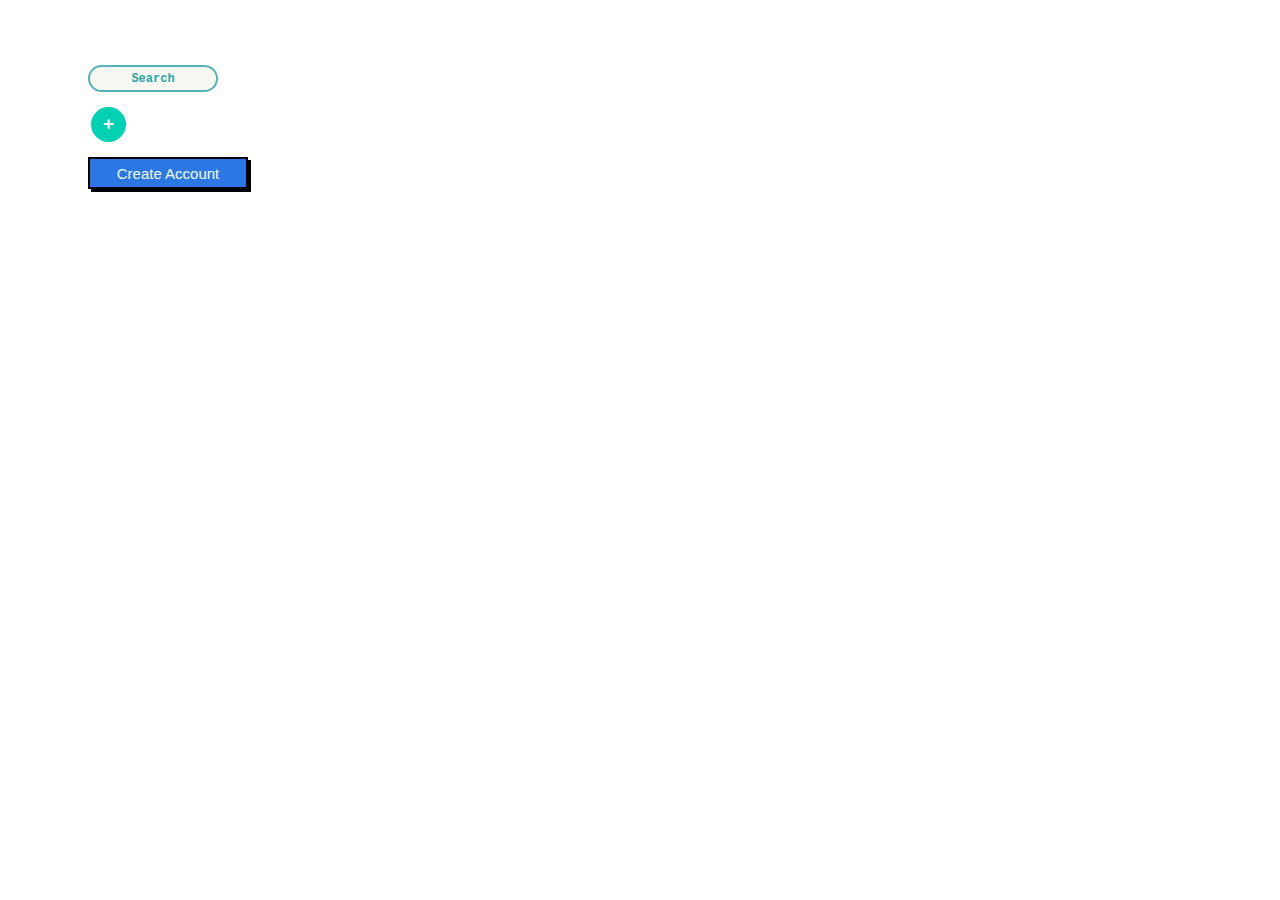
<file: CSS/box_model/index.html>
<!DOCTYPE html>
<html lang="en">
<link>
    <meta charset="UTF-8">
    <meta name="viewport" content="width=device-width, initial-scale=1.0">
    <title>Box Model</title>
    <link rel="stylesheet" type="text/css" href="style.css">
</head>
<body>
    <div id="box-1">
        <button id="search"><strong>Search</strong></button>
    </div>
    <div id="box-2">
        <button id="plus"><strong>+</strong></button>
    </div>
    <div id="box-3">
        <button id="account">Create Account</button>
    </div>
</body>
</html>
</file>
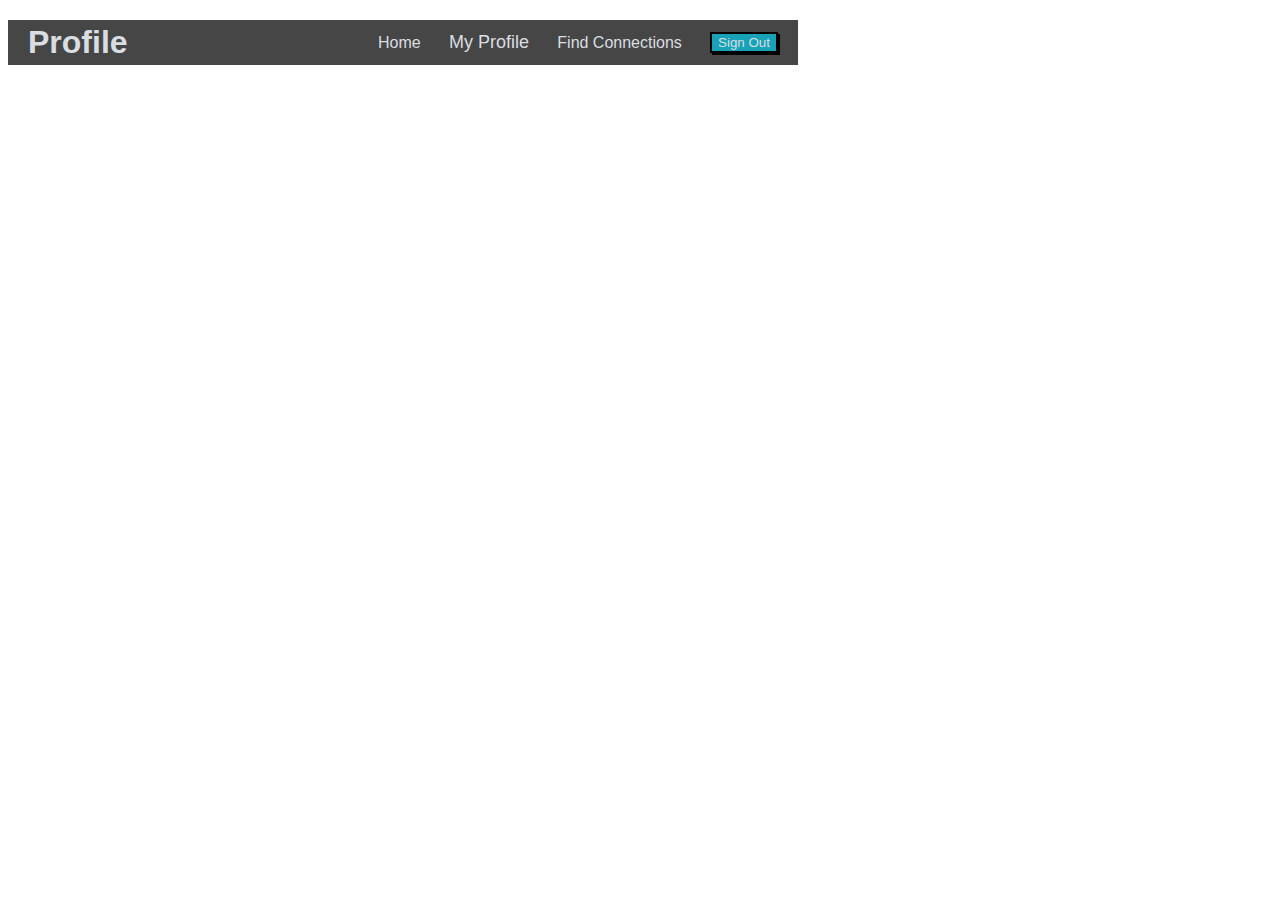
<file: CSS/flex-navbar/index.html>
<!DOCTYPE html>
<html lang="en">
<head>
    <meta charset="UTF-8">
    <meta name="viewport" content="width=device-width, initial-scale=1.0">
    <title>Flex Navbar</title>
    <link rel="stylesheet" href="style.css">
</head>
<body>
    <div class="nav">
        <h1 class="nav-title">Profile</h1>
        <ul class="nav-links">
            <li><a href="#">Home</a></li>
            <li><a href="#" class="active">My Profile</a></li>
            <li><a href="#">Find Connections</a></li>
            <li><button class="btn">Sign Out</button></li>
        </ul>
    </div>     
</body>
</html>
</file>
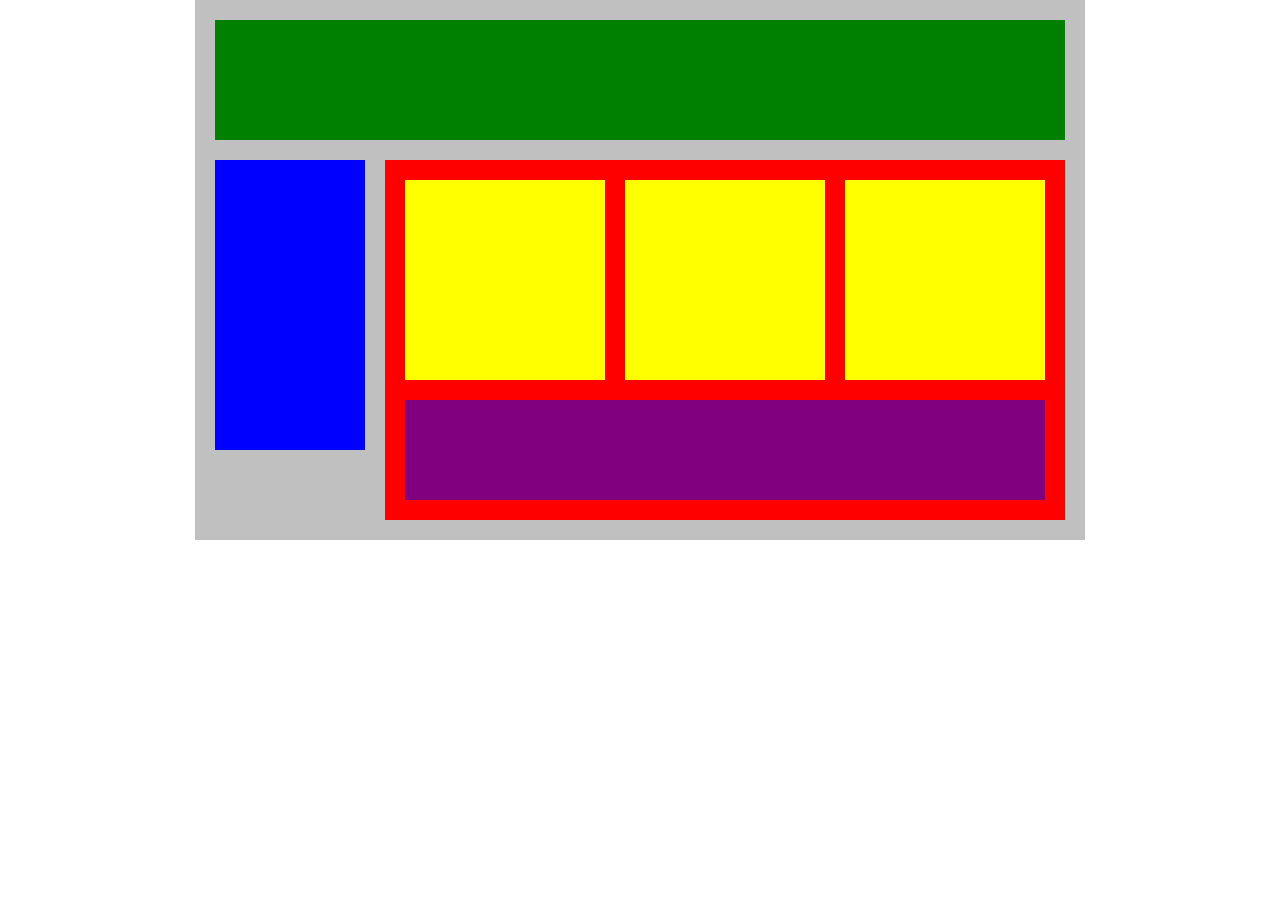
<file: CSS/flex-our-blocks/index.html>
<!DOCTYPE html>
<html lang="en">
<head>
    <title>Position Practice</title>
    <link rel="stylesheet" type="text/css" href="style.css">
</head>
<body>
    <div class="container">
        <div class="top-nav"></div>
        <div class="row">
            <div class="side-nav"></div>
            <div class="main">
                <div class="row">
                    <div class="sub-content"></div>
                    <div class="sub-content"></div>
                    <div class="sub-content"></div>
                </div>
                <div id="advertisement"></div>
            </div>
        </div>
    </div>
</body>
</html>
</file>
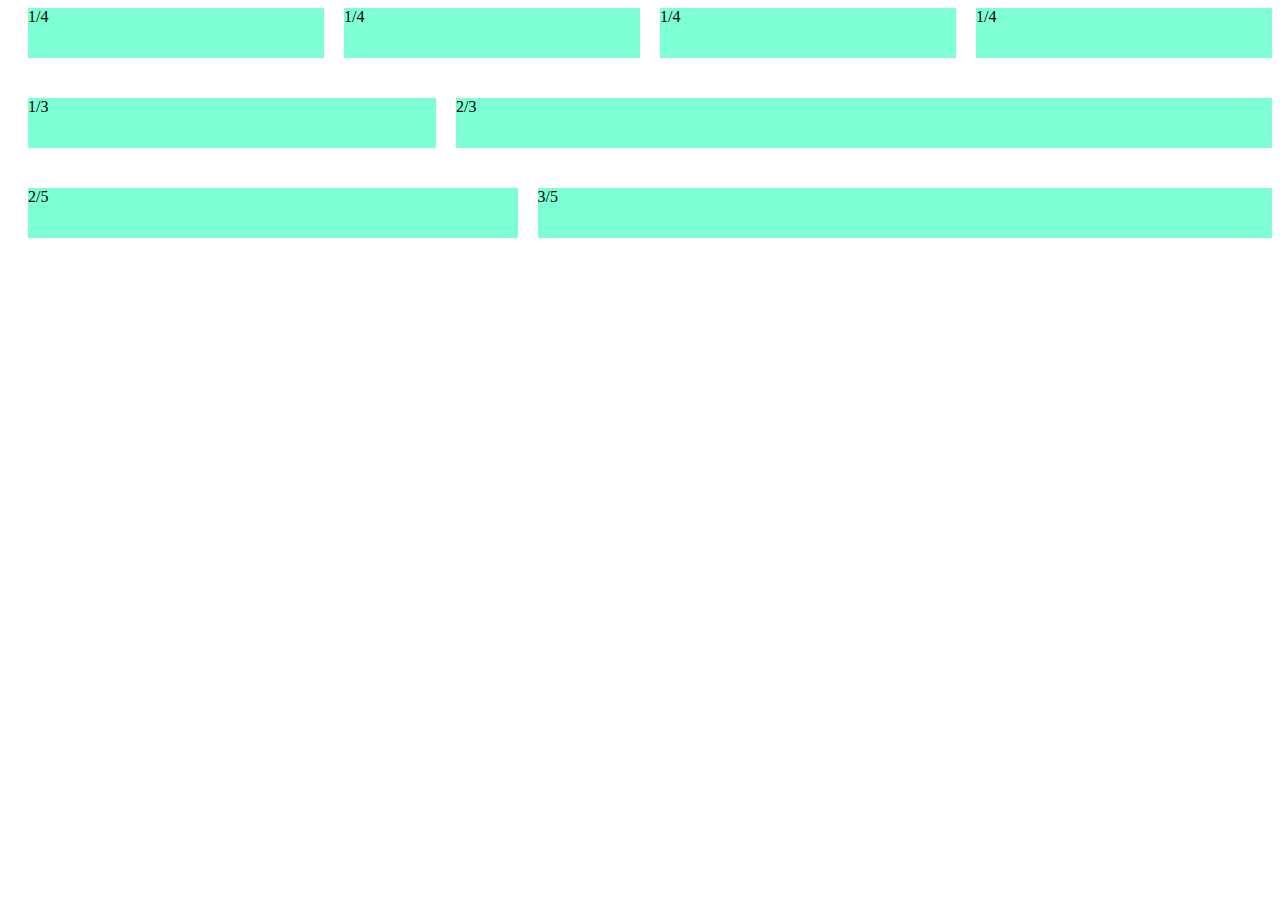
<file: CSS/flex_cols/index.html>
<!DOCTYPE html>
<html lang="en">
<head>
    <meta charset="UTF-8">
    <meta name="viewport" content="width=device-width, initial-scale=1.0">
    <title>Document</title>
    <link rel="stylesheet" href="style.css">
</head>
<body>
    <div class="row">
        <div class="col">1/4</div>
        <div class="col">1/4</div>
        <div class="col">1/4</div>
        <div class="col">1/4</div>
    </div>  
    <div class="row">
        <div class="col">1/3</div> 
        <div class="col-2">2/3</div>
    </div>
    <div class="row">
        <div class="col-2">2/5</div>
        <div class="col-3">3/5</div>
    </div>          
</body>
</html>
</file>
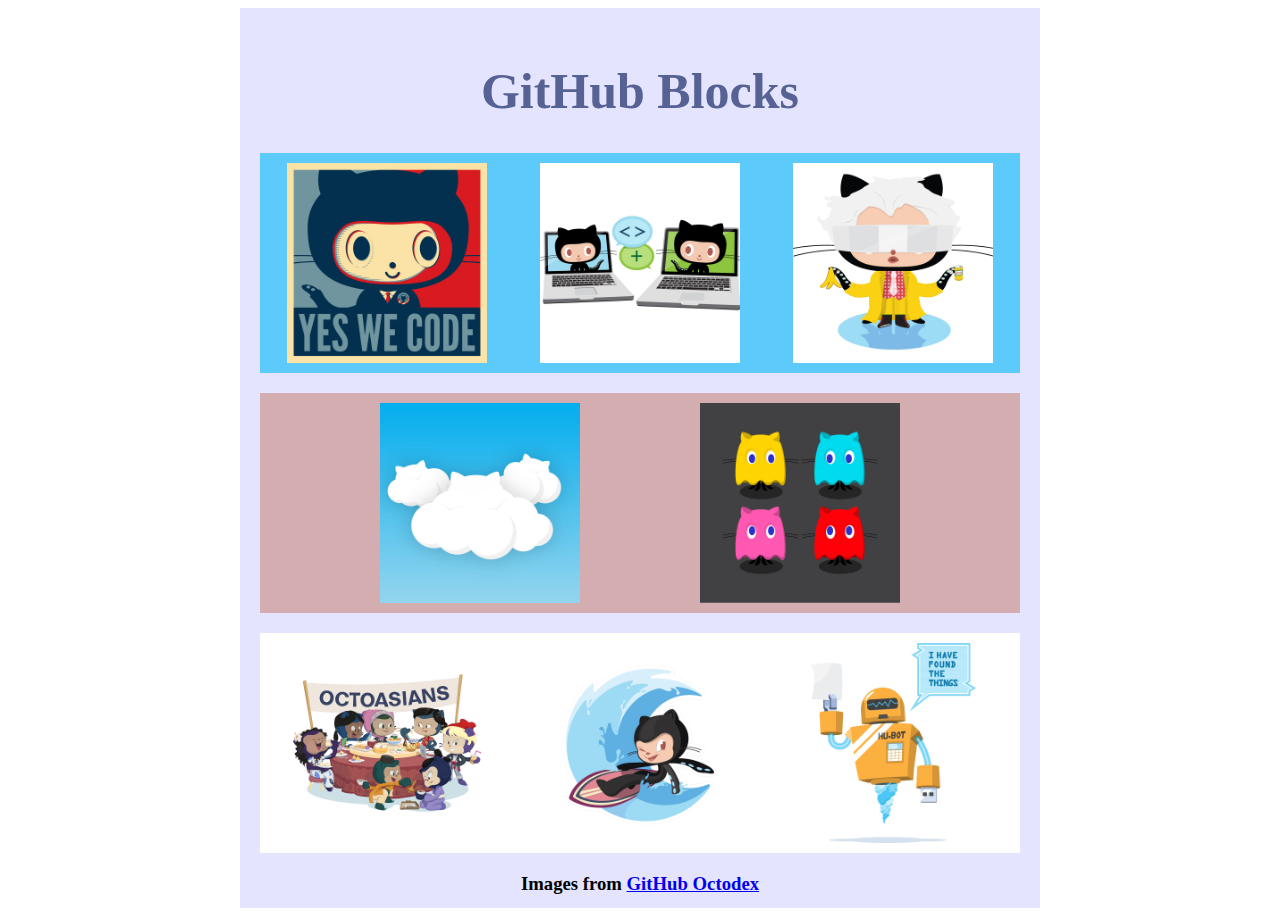
<file: CSS/img_octodex/index.html>
<!DOCTYPE html>
<html lang="en">
<head>
    <meta charset="UTF-8">
    <meta name="viewport" content="width=device-width, initial-scale=1.0">
    <title>Images Octodex</title>
    <link rel="stylesheet" type="text/css" href="style.css">
</head>
<body>
    <div class="container">
      <h1>GitHub Blocks</h1>
      <div class="col" id="row1">
        <img src="octodex/baracktocat.jpg"  alt="baracktocat">
        <img src="octodex/collabocats.jpg"  alt="collabocats">
        <img src="octodex/doctocat-brown.jpg"  alt="doctocat-brown">
      </div>
      <div class="col" id="row2">
        <img src="octodex/cloud.jpg"  alt="cloud">
        <img src="octodex/pacman-ghosts.jpg"  alt="pacman-ghosts">
      </div>
      <div class="col" id="row3">
        <img src="octodex/OctoAsians_dex_Full.png"  alt="OctoAsians_dex_Full">
        <img src="octodex/surftocat.png"  alt="surftocat">
        <img src="octodex/hubot.jpg"  alt="hubot">
      </div>
      <h3>Images from <a href="https://octodex.github.com/">GitHub Octodex</a></h3>
    </div>
</body>
</html>
</file>
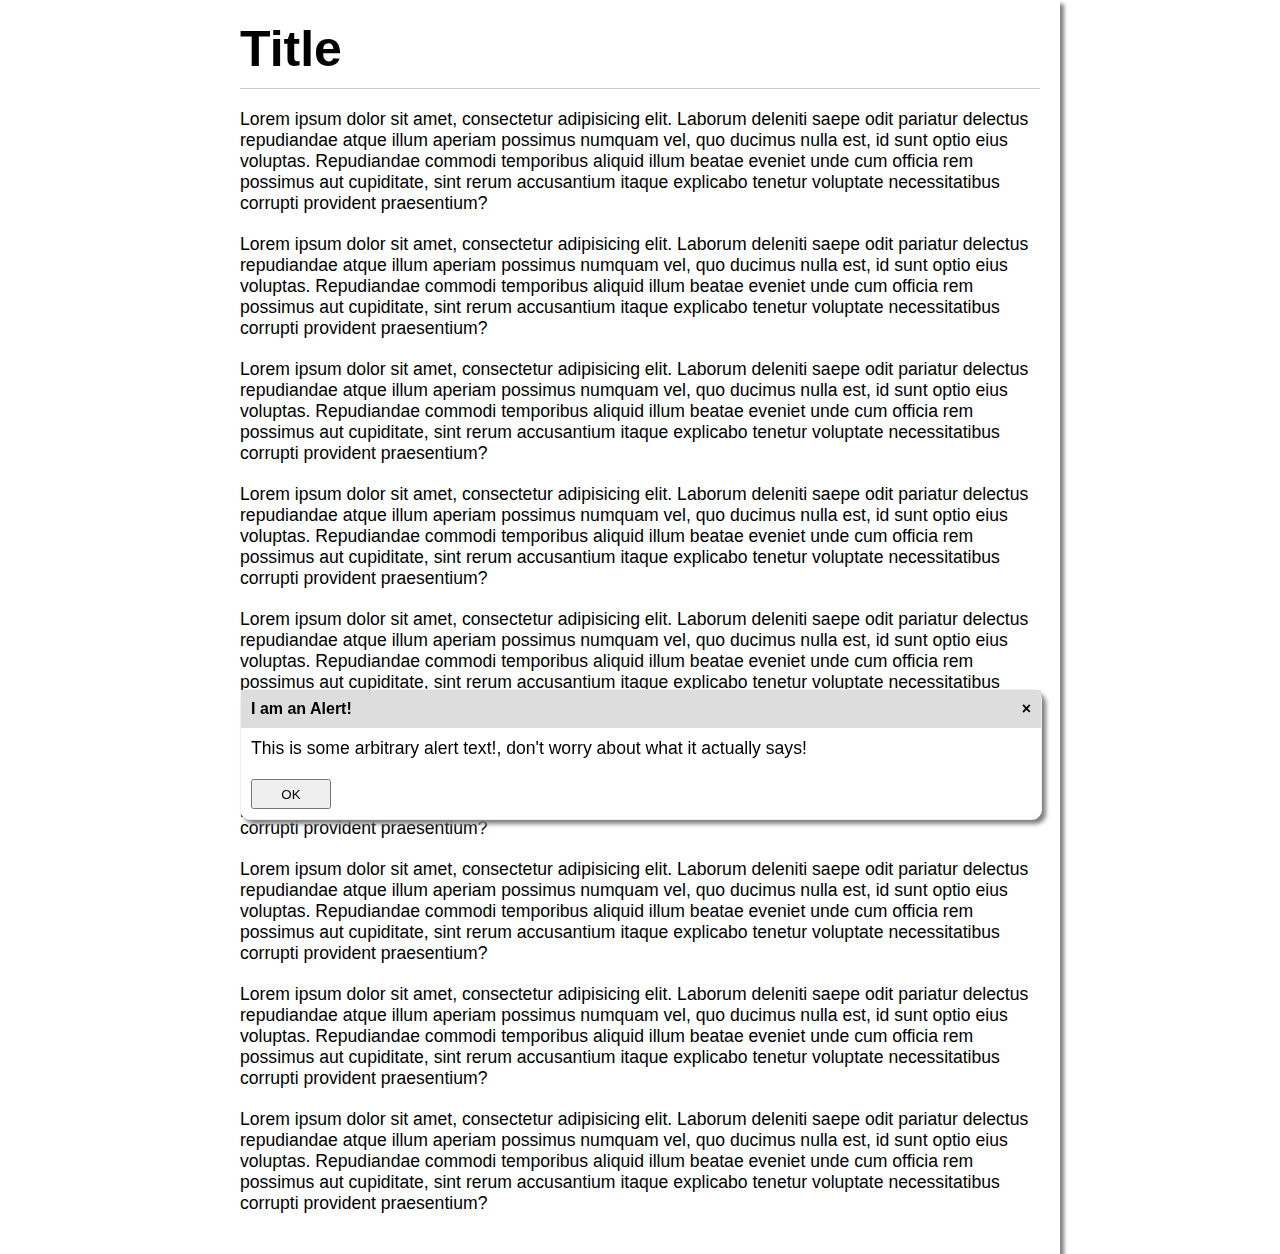
<file: CSS/position/index.html>
<!DOCTYPE html>
<html>
<head>
  <meta charset="utf-8">
  <meta name="viewport" content="width=device-width">
  <title>JS Bin</title>
  <link rel="stylesheet" href="style.css">
</head>
<body>
  <div class="container">
    <h1>Title</h1>
    <div id="message">
      <div class="header"><span>I am an Alert!</span><span>×</span></div>
      <p>This is some arbitrary alert text!, don't worry about what it actually says!</p>
      <button>OK</button>
    </div>
    <p>Lorem ipsum dolor sit amet, consectetur adipisicing elit. Laborum deleniti saepe odit pariatur delectus repudiandae atque illum aperiam possimus numquam vel, quo ducimus nulla est, id sunt optio eius voluptas. Repudiandae commodi temporibus aliquid illum beatae eveniet unde cum officia rem possimus aut cupiditate, sint rerum accusantium itaque explicabo tenetur voluptate necessitatibus corrupti provident praesentium?</p>
    <p>Lorem ipsum dolor sit amet, consectetur adipisicing elit. Laborum deleniti saepe odit pariatur delectus repudiandae atque illum aperiam possimus numquam vel, quo ducimus nulla est, id sunt optio eius voluptas. Repudiandae commodi temporibus aliquid illum beatae eveniet unde cum officia rem possimus aut cupiditate, sint rerum accusantium itaque explicabo tenetur voluptate necessitatibus corrupti provident praesentium?</p>
    <p>Lorem ipsum dolor sit amet, consectetur adipisicing elit. Laborum deleniti saepe odit pariatur delectus repudiandae atque illum aperiam possimus numquam vel, quo ducimus nulla est, id sunt optio eius voluptas. Repudiandae commodi temporibus aliquid illum beatae eveniet unde cum officia rem possimus aut cupiditate, sint rerum accusantium itaque explicabo tenetur voluptate necessitatibus corrupti provident praesentium?</p>
    <p>Lorem ipsum dolor sit amet, consectetur adipisicing elit. Laborum deleniti saepe odit pariatur delectus repudiandae atque illum aperiam possimus numquam vel, quo ducimus nulla est, id sunt optio eius voluptas. Repudiandae commodi temporibus aliquid illum beatae eveniet unde cum officia rem possimus aut cupiditate, sint rerum accusantium itaque explicabo tenetur voluptate necessitatibus corrupti provident praesentium?</p>
    <p>Lorem ipsum dolor sit amet, consectetur adipisicing elit. Laborum deleniti saepe odit pariatur delectus repudiandae atque illum aperiam possimus numquam vel, quo ducimus nulla est, id sunt optio eius voluptas. Repudiandae commodi temporibus aliquid illum beatae eveniet unde cum officia rem possimus aut cupiditate, sint rerum accusantium itaque explicabo tenetur voluptate necessitatibus corrupti provident praesentium?</p>
    <p>Lorem ipsum dolor sit amet, consectetur adipisicing elit. Laborum deleniti saepe odit pariatur delectus repudiandae atque illum aperiam possimus numquam vel, quo ducimus nulla est, id sunt optio eius voluptas. Repudiandae commodi temporibus aliquid illum beatae eveniet unde cum officia rem possimus aut cupiditate, sint rerum accusantium itaque explicabo tenetur voluptate necessitatibus corrupti provident praesentium?</p>
    <p>Lorem ipsum dolor sit amet, consectetur adipisicing elit. Laborum deleniti saepe odit pariatur delectus repudiandae atque illum aperiam possimus numquam vel, quo ducimus nulla est, id sunt optio eius voluptas. Repudiandae commodi temporibus aliquid illum beatae eveniet unde cum officia rem possimus aut cupiditate, sint rerum accusantium itaque explicabo tenetur voluptate necessitatibus corrupti provident praesentium?</p>
    <p>Lorem ipsum dolor sit amet, consectetur adipisicing elit. Laborum deleniti saepe odit pariatur delectus repudiandae atque illum aperiam possimus numquam vel, quo ducimus nulla est, id sunt optio eius voluptas. Repudiandae commodi temporibus aliquid illum beatae eveniet unde cum officia rem possimus aut cupiditate, sint rerum accusantium itaque explicabo tenetur voluptate necessitatibus corrupti provident praesentium?</p>
    <p>Lorem ipsum dolor sit amet, consectetur adipisicing elit. Laborum deleniti saepe odit pariatur delectus repudiandae atque illum aperiam possimus numquam vel, quo ducimus nulla est, id sunt optio eius voluptas. Repudiandae commodi temporibus aliquid illum beatae eveniet unde cum officia rem possimus aut cupiditate, sint rerum accusantium itaque explicabo tenetur voluptate necessitatibus corrupti provident praesentium?</p>
  </div>
</body>
</html>
</file>
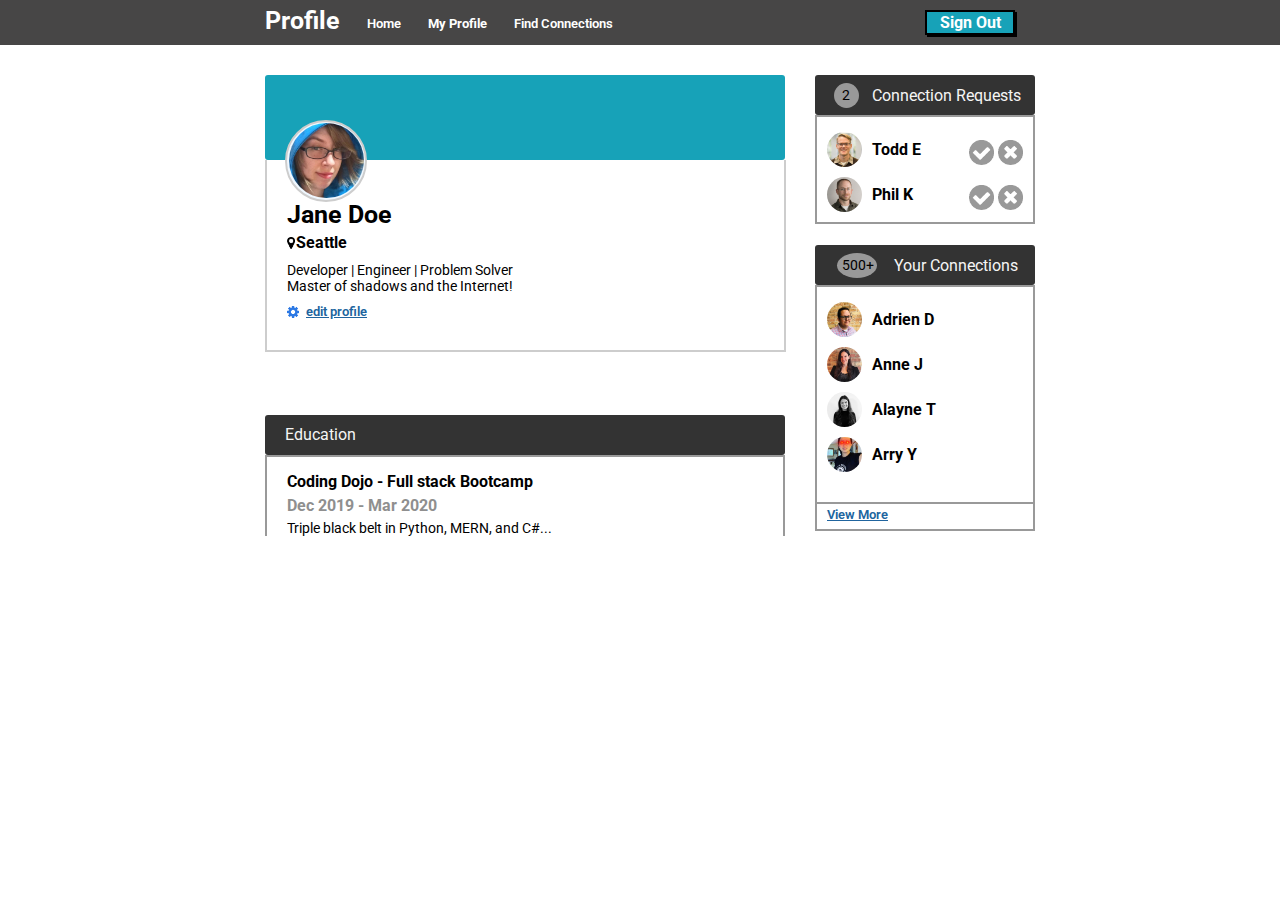
<file: CSS/profile_page/index.html>
<!DOCTYPE html>
<html lang="en">
<head>
    <meta charset="UTF-8">
    <meta name="viewport" content="width=device-width, initial-scale=1.0">
    <title>Profile</title>
    <link rel="stylesheet" href="style.css">
    <link href="https://fonts.googleapis.com/css2?family=Roboto&display=swap" rel="stylesheet"> 

</head>
<body>
    <div class="container" id="main">
        <div class="nav"  id="header">
            <div class="link">
                 <h1 class="nav-title">Profile</h1>
                 <ul class="nav-links">
                <li><a href="#">Home</a></li>
                <li><a href="#" class="active">My Profile</a></li>
                <li><a href="#">Find Connections</a></li>
            </ul>
            </div>
            <button class="btn">Sign Out</button>
        </div>
        <div class="body"  id="bd">
            <div class="block_1" id="b1">
                <div class="card" id="user_card">
                    <div class="blue">
                        <div class="circle_card">
                        <img src="images/jane-m.jpg" alt="Jane" class="img_card">
                        </div>
                     </div>
                     <div class="white">
                        <h1> Jane Doe</h1>
                        <div class="bunch-1">
                           <img src="icons/map-marker.png" alt="map-logo" class="map">
                           <h4>Seattle</h4>
                        </div>
                        <p>Developer | Engineer | Problem Solver<br>
                         Master of shadows and the Internet!
                        </p>
                        <div class="bunch-2">
                         <img src="icons/gear.png" alt="gear_logo" class="gear">
                         <a href="#">edit profile</a>
                        </div>
                     </div>
                </div>
                <div class="education" id="user_education">
                    <div class="education_header">
                        <h5 class="title">Education</h5>
                     </div>
                     <div class="education_body">
                         <h4>Coding Dojo - Full stack Bootcamp</h4>
                         <h5>Dec 2019 - Mar 2020</h5>
                         <p>Triple black belt in Python, MERN, and C#...</p>
                     </div>
                </div>
            </div>
            <div class="block_2" id="b2">
                <div class="connection" id="cnx_request">
                    <div class="connection_header">
                        <div class="circle" id="c1"><h6>2</h6></div>
                        <h5 class="title">Connection Requests</h5>
                    </div>
                    <div class="connection_body">
                        <div class="person">
                            <div class="friend">
                                <img src="images/todd-s.jpg" alt="Todd-photo" class="img">
                                <h6>Todd E</h6> 
                            </div>
                            <div class="logo">
                               <img src="icons/accept-circle.png" alt="accept-circle-logo" class="icon">
                               <img src="icons/close-circle.png" alt="close-circle-logo" class="icon"> 
                            </div> 
                        </div>
                        <div class="person">
                            <div class="friend">
                                <img src="images/phil-s.jpg" alt="Phil-photo" class="img">
                                <h6>Phil K</h6>
                            </div>
        
                            <div class="logo">
                                <img src="icons/accept-circle.png" alt="accept-circle-logo" class="icon">
                                <img src="icons/close-circle.png" alt="close-circle-logo" class="icon">
                            </div>
                        </div>
                    </div>
                </div>
                <div class="connection" id="your_cnx">
                    <div class="connection_header">
                        <div class="circle" id="c2"><h6>500+</h6></div>
                        <h5 class="title"> Your Connections</h5>
                    </div>
                    <div class="connection_body" id="colleague">
                      
                          <div class="friend">
                            <img src="images/adrien-s.jpg" alt="Adrien-photo" class="img">
                            <h6 class="name">Adrien D</h6>
                          </div>    
                          <div class="friend">   
                            <img src="images/anne-s.jpg" alt="Anne-photo" class="img">
                            <h6>Anne J</h6>
                          </div> 
                          <div class="friend">   
                            <img src="images/alayne-s.jpg" alt="Alayne-photo" class="img">
                            <h6>Alayne T</h6>
                          </div> 
                          <div class="friend">  
                            <img src="images/arry-s.jpg" alt="Arry-photo" class="img">  
                            <h6>Arry Y</h6>
                        </div> 
                    </div>
                    <div class="footer">
                        <a href="#">View More</a>
                    </div>        
                </div>
            </div>
                
            </div>
        </div>
    </div>
</body>
</html>
</file>
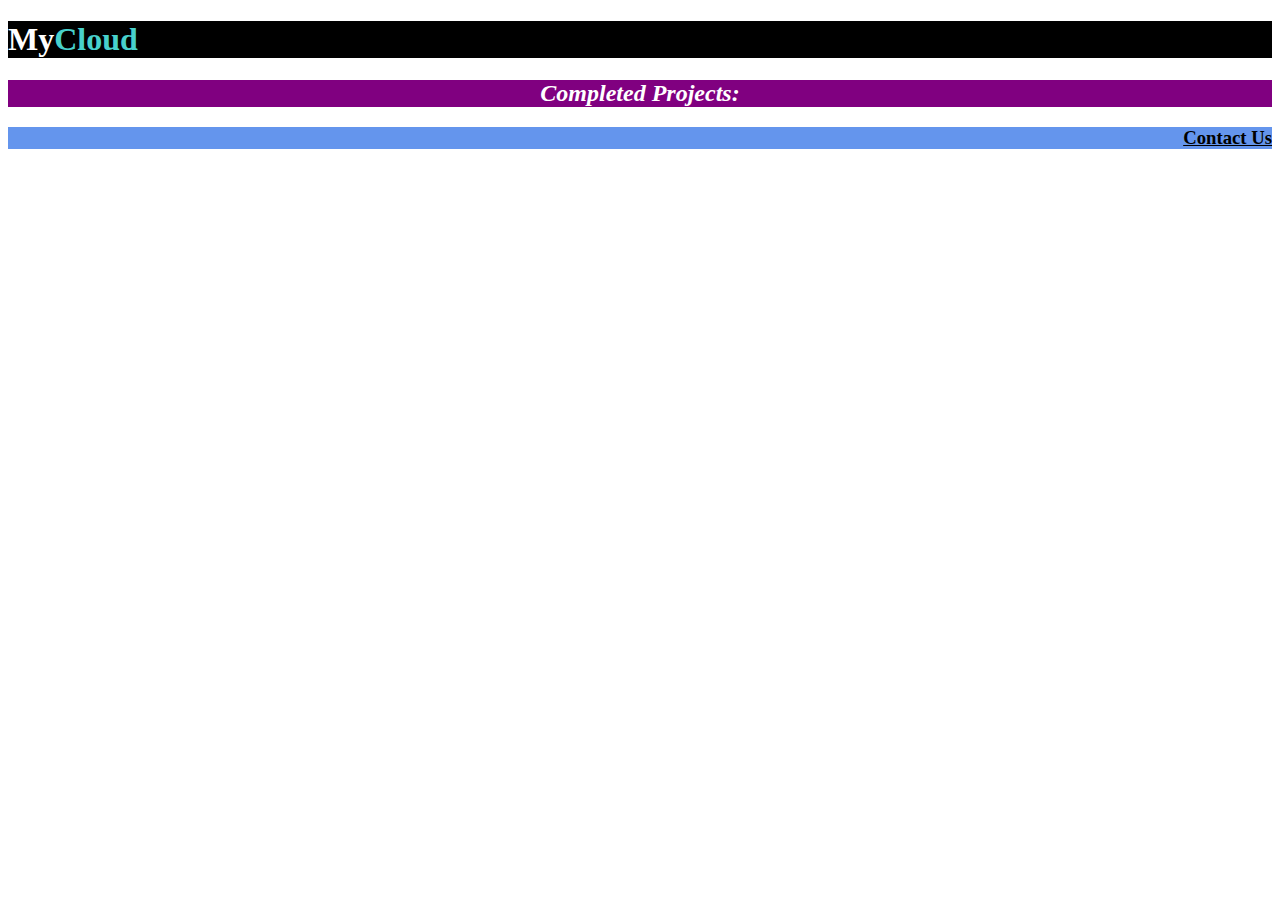
<file: CSS/Text-styling/index.html>
<!DOCTYPE html>
<html lang="en">
<head>
    <meta charset="UTF-8">
    <meta name="viewport" content="width=device-width, initial-scale=1.0">
    <title>Text styling</title>
    <link rel="stylesheet" href="style.css">
</head>
<body>
    <h1>My<span style ="color :mediumturquoise">Cloud</span></h1>
    <h2>Completed Projects:</h2>
    <h3>Contact Us</h3>
</body>
</html>
</file>
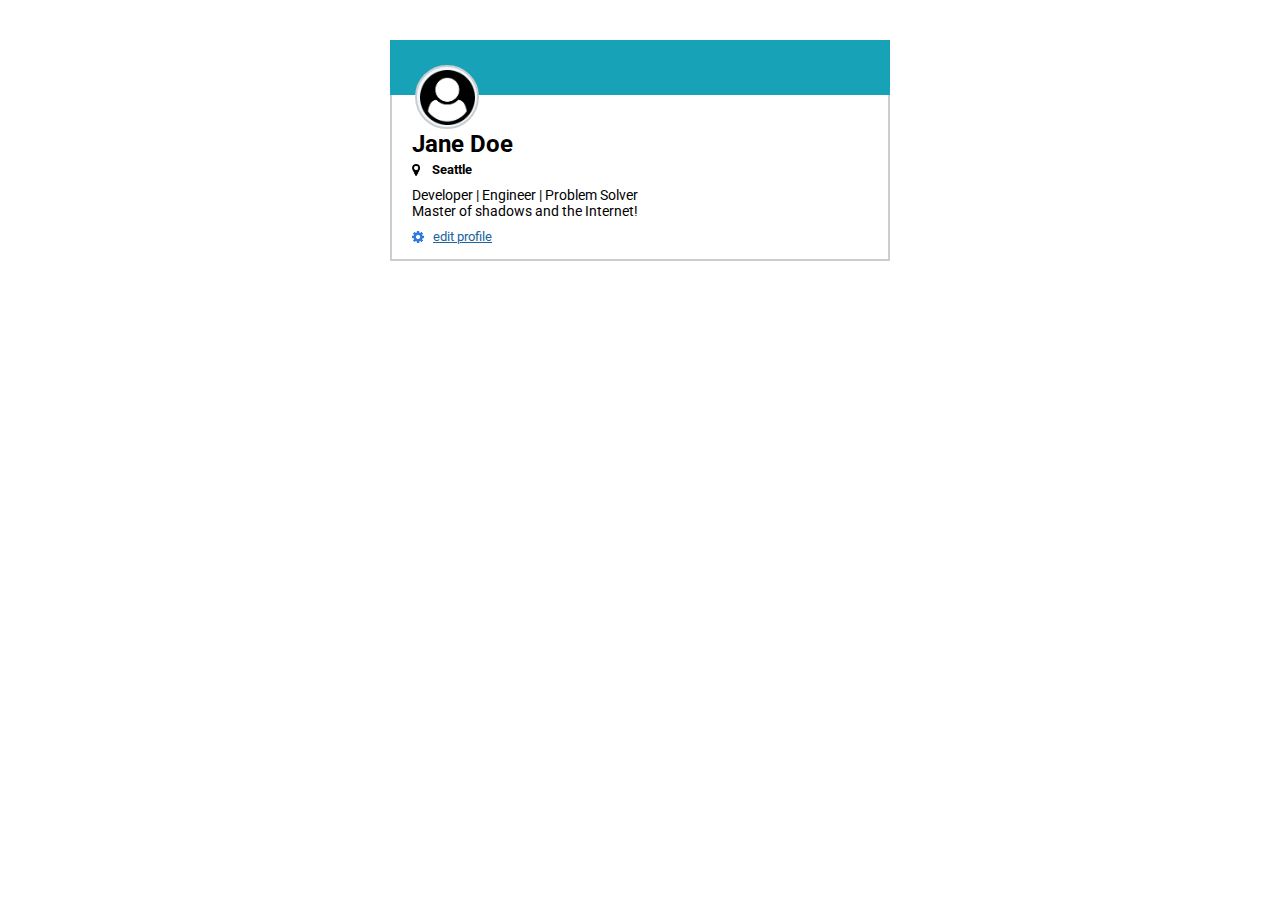
<file: CSS/User_card/index.html>
<!DOCTYPE html>
<html lang="en">
<head>
    <meta charset="UTF-8">
    <meta name="viewport" content="width=device-width, initial-scale=1.0">
    <title>User Card</title>
    <link rel="stylesheet" href="style.css">
    <link href="https://fonts.googleapis.com/css2?family=Roboto&display=swap" rel="stylesheet"> 
</head>
<body>
    <div class="container">
        <div class="blue">
           <div class="circle">
           <img src="icons/user-circle.png" alt="user_photo" class="user">
           </div>
        </div>
        <div class="white">
           <h2> Jane Doe</h2>
           <div class="bunch-1">
              <img src="icons/map-marker.png" alt="map-logo" class="map">
              <h5>Seattle</h5>
           </div>
           <p>Developer | Engineer | Problem Solver<br>
            Master of shadows and the Internet!
           </p>
           <div class="bunch-2">
            <img src="icons/gear.png" alt="gear_logo" class="gear">
            <a href="#">edit profile</a>
           </div>
        </div>
    </div>
    
</body>
</html>
</file>
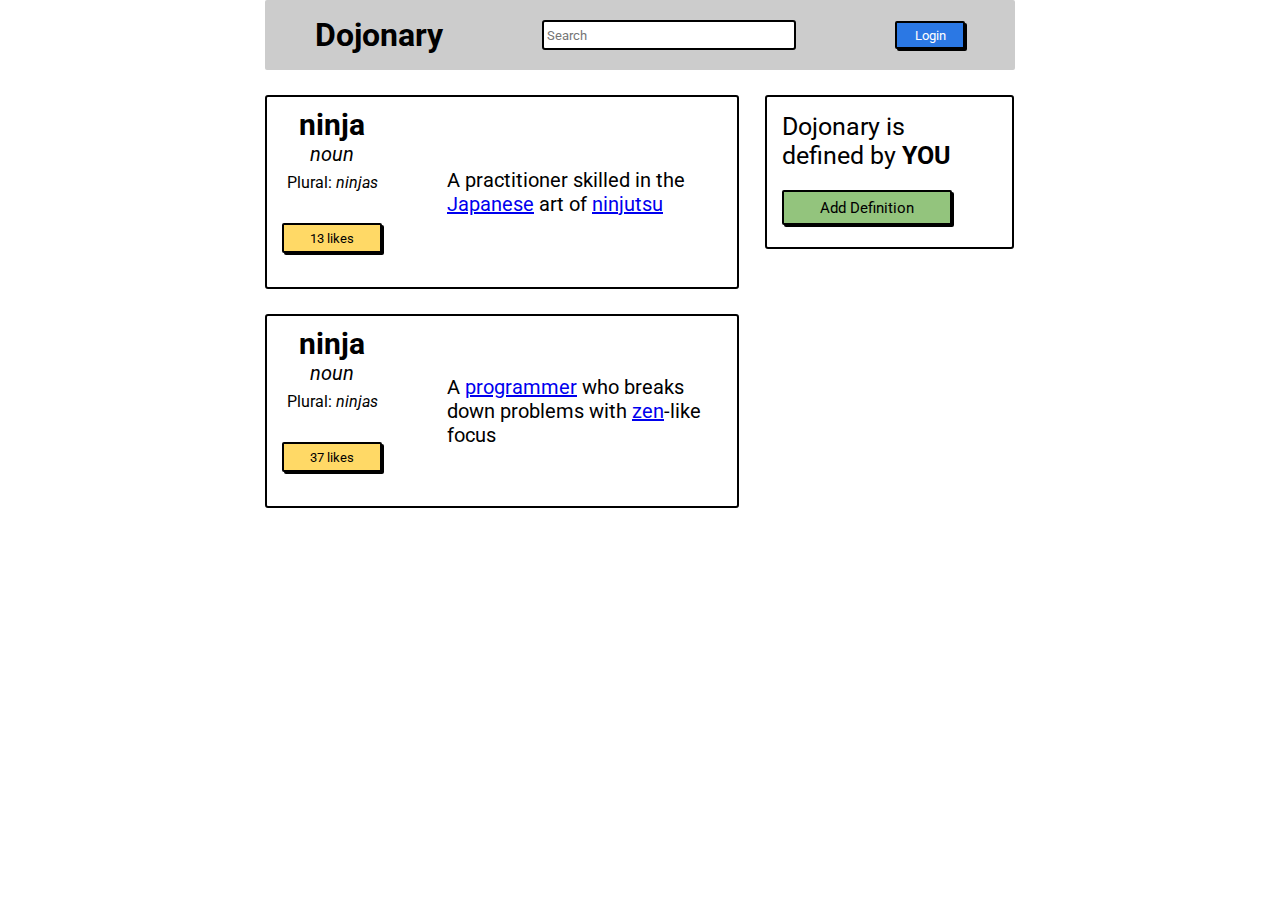
<file: JavaScript/Button clicker/index.html>
<!DOCTYPE html>
<html lang="en">
<head>
    <meta charset="UTF-8">
    <meta name="viewport" content="width=device-width, initial-scale=1.0">
    <title>Button Clicked</title>
    <link rel="stylesheet" href="style.css">
    <link href="https://fonts.googleapis.com/css2?family=Roboto&display=swap" rel="stylesheet">
    <script src="script.js"></script>
</head>
<body>
    <div class="nav">
        <h1>Dojonary</h1>
        <input type="text" placeholder=" Search" name="search" class="search-container">
        <button class="btn" onclick="changeText(this)">Login</button>
    </div>
    <div class="body">
        <div class ="row">
            <div class="col-2">
               <div class="box">
                   <div class="like">
                     <h2>ninja</h2>
                     <p><i>noun</i></p>
                     <p style="font-size: 16px;">Plural: <i>ninjas</i></p><br>
                     <button class="btn-1" onclick="alert('Ninja was liked')">13 likes</button>
                   </div>
                   <div class="note">
                      <p>A practitioner skilled in the <br>
                        <a href="#">Japanese</a> art of <a href="#">ninjutsu</a>
                      </p>
                   </div>
               </div>
               <div class="box">
                   <div class="like">
                      <h2>ninja</h2>
                      <p><i>noun</i></p>
                      <p style="font-size: 16px;">Plural: <i>ninjas</i></p><br>
                      <button class="btn-1">37 likes</button>
                   </div>
                   <div class="note">
                     <p>A <a href="#">programmer</a> who breaks  <br>
                        down problems with <a href="#">zen</a>-like <br>
                        focus
                     </p>
                   </div>
               </div>
            </div>
            <div class="col">
                <div class="box-1">
                   <p>Dojonary is <br>
                     defined by <strong>YOU</strong></p>
                   <button class="btn-2"  onclick="hide(this)">Add Definition</button>
                </div>
            </div>
        </div>
    </div>
</body>
</html>
</file>
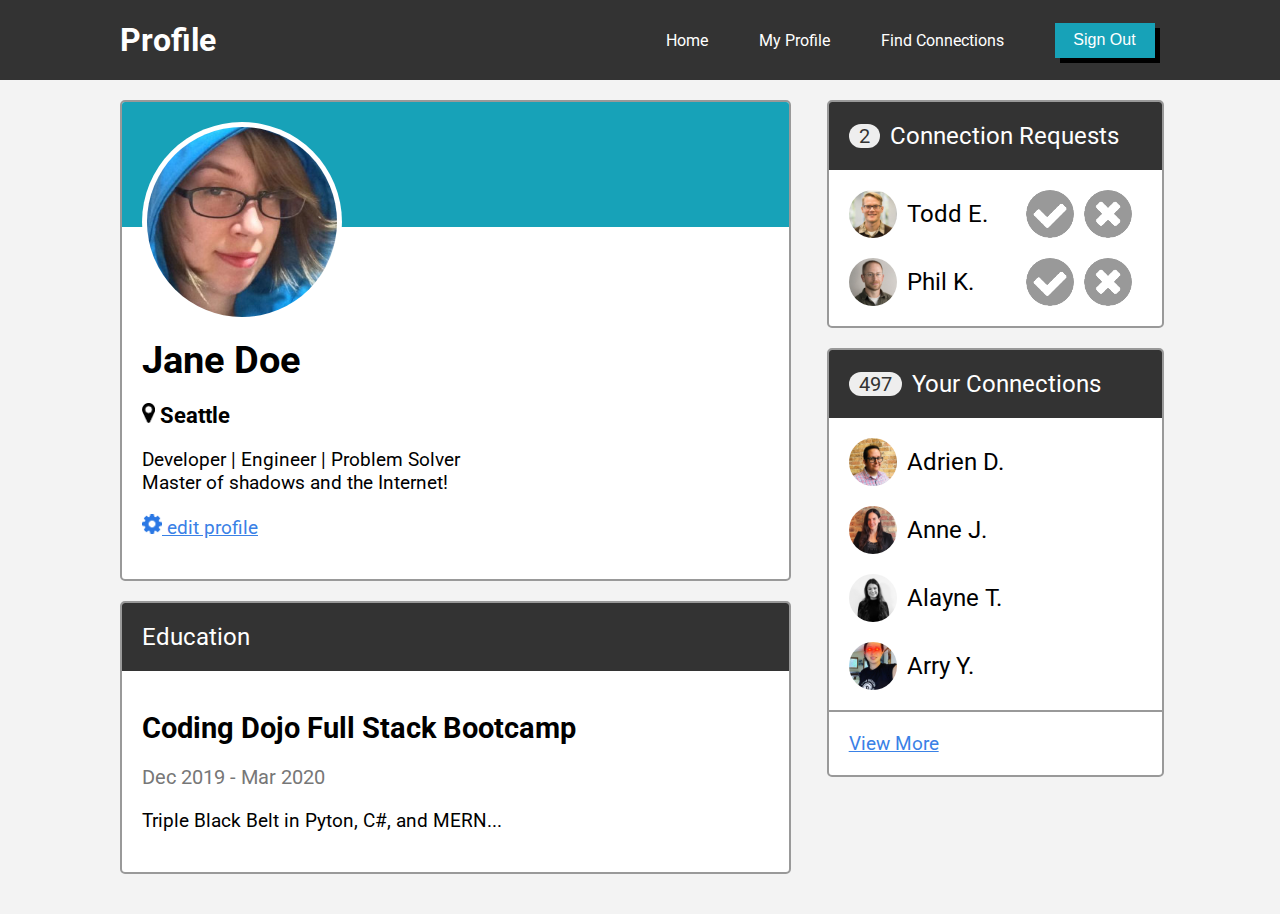
<file: JavaScript/profile_page/index.html>
<!DOCTYPE html>
<html lang="en">
<head>
    <meta charset="UTF-8">
    <meta http-equiv="X-UA-Compatible" content="IE=edge">
    <meta name="viewport" content="width=device-width, initial-scale=1.0">
    <title>Document</title>
    <link rel="stylesheet" href="style.css">
    <link rel="preconnect" href="https://fonts.gstatic.com">
    <link href="https://fonts.googleapis.com/css2?family=Roboto&display=swap" rel="stylesheet"> 
</head>
<body>
    <div class="top">
        <div class="nav">
            <h1 class="nav-title">Profile</h1>
            <ul class="nav-links">
                <li><a href="#">Home</a></li>
                <li><a href="#" class="active">My Profile</a></li>
                <li><a href="#">Find Connections</a></li>
                <li><button class="btn">Sign Out</button></li>
            </ul>
        </div>  
    </div>
    <div class="container">
        <div class="row">
            <!-- left column -->
            <div class="col-2">
                <div class="user-card">
                    <div class="card-header">
                        <img src="images/jane-m.jpg" alt="jane-medium-avatar" class="avatar-m">
                    </div>
                    <div class="card-body">
                        <h1 id="name">Jane Doe</h1>
                        <h3>
                            <img src="images/map-marker.png" alt="pin" class="icon-s"> 
                            Seattle
                        </h3>
                        <p>Developer | Engineer | Problem Solver<br>
                        Master of shadows and the Internet!</p>
                        <p>
                            <a href="#" onclick="editName()">
                                <img src="images/gear.png" alt="gear" class="icon-s"> 
                                edit profile
                            </a>
                        </p>
                    </div>
                </div>

                <div class="card">
                    <div class="header">
                        Education
                    </div>
                    <div class="card-body">
                        <h2>Coding Dojo Full Stack Bootcamp</h2>
                        <p class="dates">Dec 2019 - Mar 2020</p>
                        <p>Triple Black Belt in Pyton, C#, and MERN...</p>
                    </div>
                </div>

            </div>

            <!-- right column -->
            <div class="col">
                <div class="card">
                    <div class="header">
                        <span class="connections" id="requests">2</span>
                        Connection Requests
                    </div>
                    <div class="user-line" id="ln1">
                        <span class="start">
                            <img src="images/todd-s.jpg" alt="todd" class="avatar-s">
                            <span>Todd E.</span>
                        </span>
                        <span class="end">
                            <img src="images/accept-circle.png" alt="accept" class="avatar-s" id="accept1" onclick="addConnection(this)" style="cursor: pointer;">
                            <img src="images/close-circle.png" alt="decline" class="avatar-s" id="b1" onclick="removeConnection(this)" style="cursor: pointer;">
                        </span>
                    </div>
                    <div class="user-line" id="ln2">
                        <span class="start">
                            <img src="images/phil-s.jpg" alt="phil" class="avatar-s">
                            <span>Phil K.</span>
                        </span>
                        <span class="end">
                            <img src="images/accept-circle.png" alt="accept" class="avatar-s" id="accept2" onclick="addConnection(this)" style="cursor: pointer;">
                            <img src="images/close-circle.png" alt="decline" class="avatar-s" id="b2" onclick="removeConnection(this)" style="cursor: pointer;">
                        </span>
                    </div>
                </div>
                <div class="card" id="cnx">
                    <div class="header">
                        <span class="connections" id="connect">497</span>
                        Your Connections
                    </div>
                    <div class="user-line">
                        <span class="start">
                            <img src="images/adrien-s.jpg" alt="adrien" class="avatar-s">
                            <span>Adrien D.</span>
                        </span>
                    </div>
                    <div class="user-line">
                        <span class="start">
                            <img src="images/anne-s.jpg" alt="anne" class="avatar-s">
                            <span>Anne J.</span>
                        </span>
                    </div>
                    <div class="user-line">
                        <span class="start">
                            <img src="images/alayne-s.jpg" alt="alayne" class="avatar-s">
                            <span>Alayne T.</span>
                        </span>
                    </div>
                    <div class="user-line">
                        <span class="start">
                            <img src="images/arry-s.jpg" alt="arry" class="avatar-s">
                            <span>Arry Y.</span>
                        </span>
                    </div>
                    <div class="footer">
                        <a href="#">View More</a>
                    </div>
                </div>
            </div>  
        </div>
    </div>
    <script src="script.js"></script>
</body>
</html>
</file>
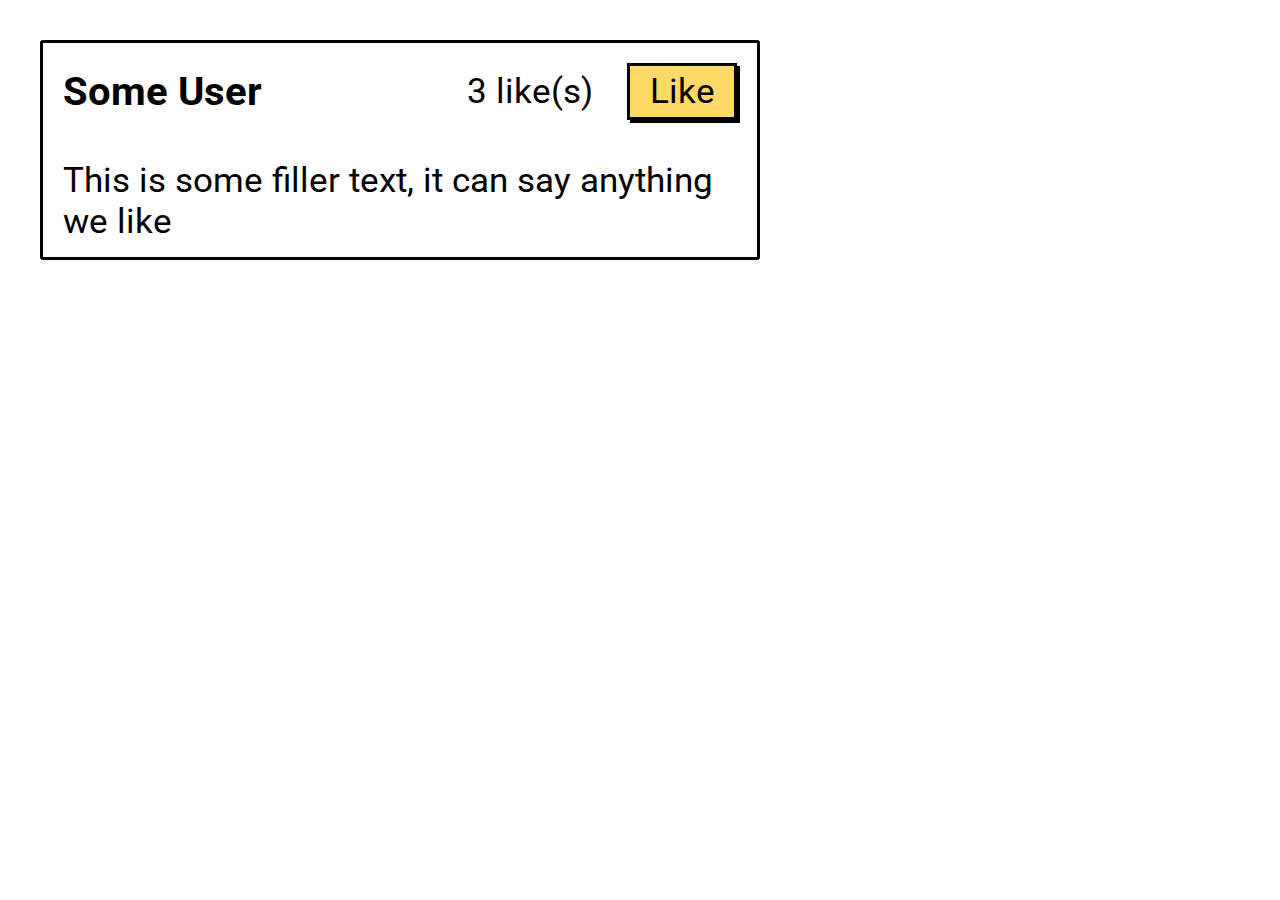
<file: JavaScript/querySelecter_Likes/Part1/index.html>
<!DOCTYPE html>
<html lang="en">
<head>
    <meta charset="UTF-8">
    <meta name="viewport" content="width=device-width, initial-scale=1.0">
    <title>Document</title>
    <link rel="stylesheet" href="style.css">
    <link href="https://fonts.googleapis.com/css2?family=Roboto&display=swap" rel="stylesheet">
</head>
<body>
    <div class="container">
        <div class="box">
            <div class="row1">
                <h1>Some User</h1>
                <span class="like">
                    <p id="count">3 like(s)</p>
                    <button class="btn"  onclick="increaseBy1()">Like</button>
                </span>
                
            </div>
            <div class="row2">
                <p>This is some filler text, it can say anything <br>
                     we like </p>
            </div>
        </div>
    </div>
    <script src="script.js"></script>
</body>
</html>
</file>
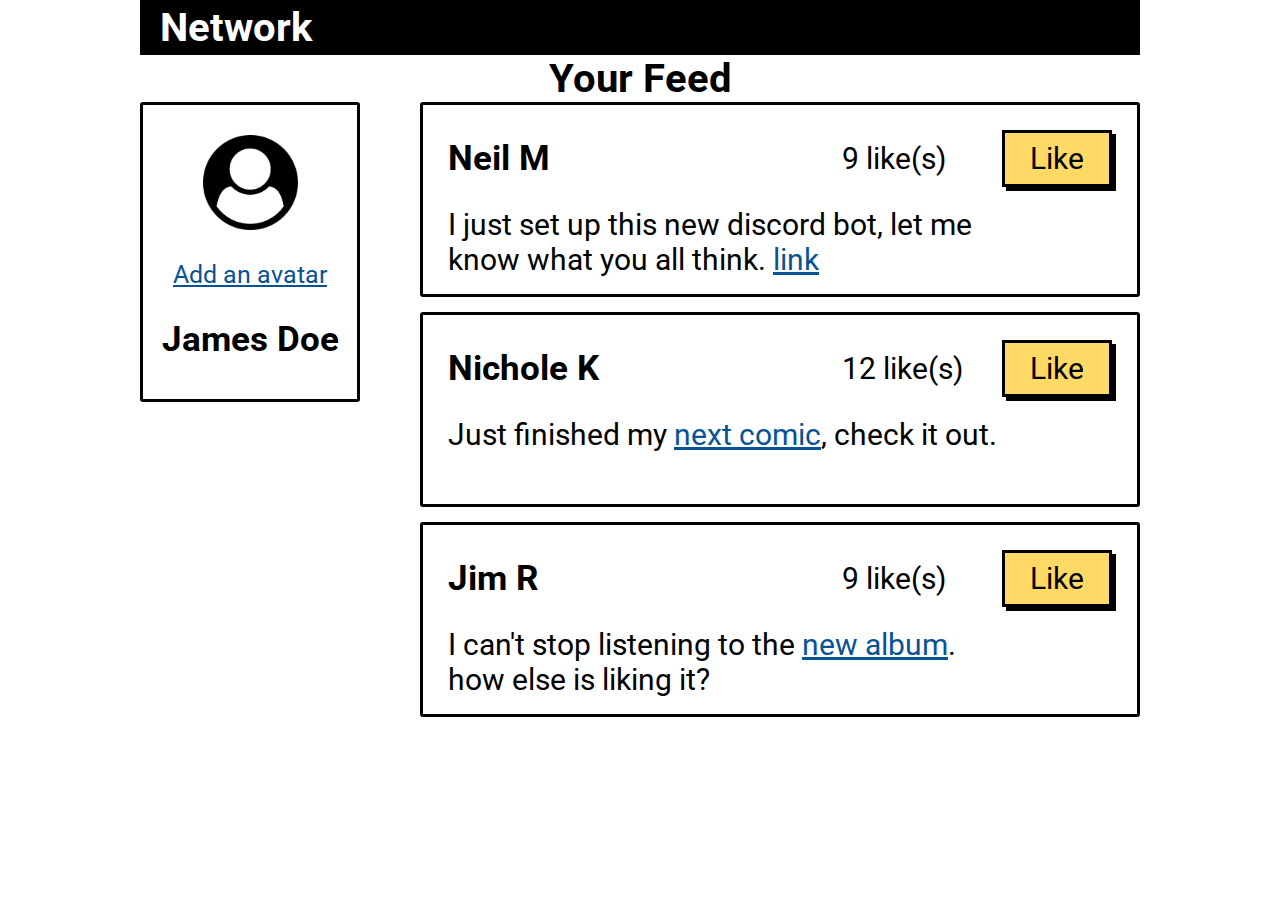
<file: JavaScript/querySelecter_Likes/Part2/index.html>
<!DOCTYPE html>
<html lang="en">
<head>
    <meta charset="UTF-8">
    <meta name="viewport" content="width=device-width, initial-scale=1.0">
    <title>Document</title>
    <link rel="stylesheet" href="style.css">
    <link href="https://fonts.googleapis.com/css2?family=Roboto&display=swap" rel="stylesheet">
</head>
<body>
    <div class="container">
        <div class="header">
            <h1>Network</h1>
        </div>
        <span class="feed">
             <h1>Your Feed</h1>
        </span>
        <div class="body">
            <div class="col">
                <div class="avatar">
                    <img src="image/user-circle.png" alt="user-circle" height="95px">
                    <a href="#">Add an avatar</a>
                    <h2>James Doe</h2>
                </div>
            </div>
            <div class="col-2">
                <div class="box">
                    <div class="row1">
                        <h2>Neil M</h2>
                        <span class="like">
                            <p class="liked" id="p1">9 like(s)</p>
                            <button class="btn" id="one" onclick="increaseBy1(this)">Like</button>
                        </span>
                        
                    </div>
                    <div class="row2">
                        <p>I just set up this new discord bot, let me<br>
                            know what you all think. <a href ="#">link</a> </p>
                    </div>
                </div>
                <div class="box">
                    <div class="row1">
                        <h2>Nichole K</h2>
                        <span class="like">
                            <p class="liked" id="p2">12 like(s)</p>
                            <button class="btn" id="two"  onclick="increaseBy1(this)">Like</button>
                        </span>
                        
                    </div>
                    <div class="row2">
                        <p>Just finished my <a href="#">next comic</a>, check it out.
                         </p>
                    </div>
                </div>
                <div class="box">
                    <div class="row1">
                        <h2>Jim R</h2>
                        <span class="like">
                            <p class="liked" id="p3">9 like(s)</p>
                            <button class="btn" id="three" onclick="increaseBy1(this)">Like</button>
                        </span>
                        
                    </div>
                    <div class="row2">
                        <p>I can't stop listening to the <a href="#">new album</a>.<br>
                           how else is liking it? </p>
                    </div>
                </div>
            </div>
            
        </div>
        
    </div>
    <script src="script.js"></script>
</body>
</html>
</file>
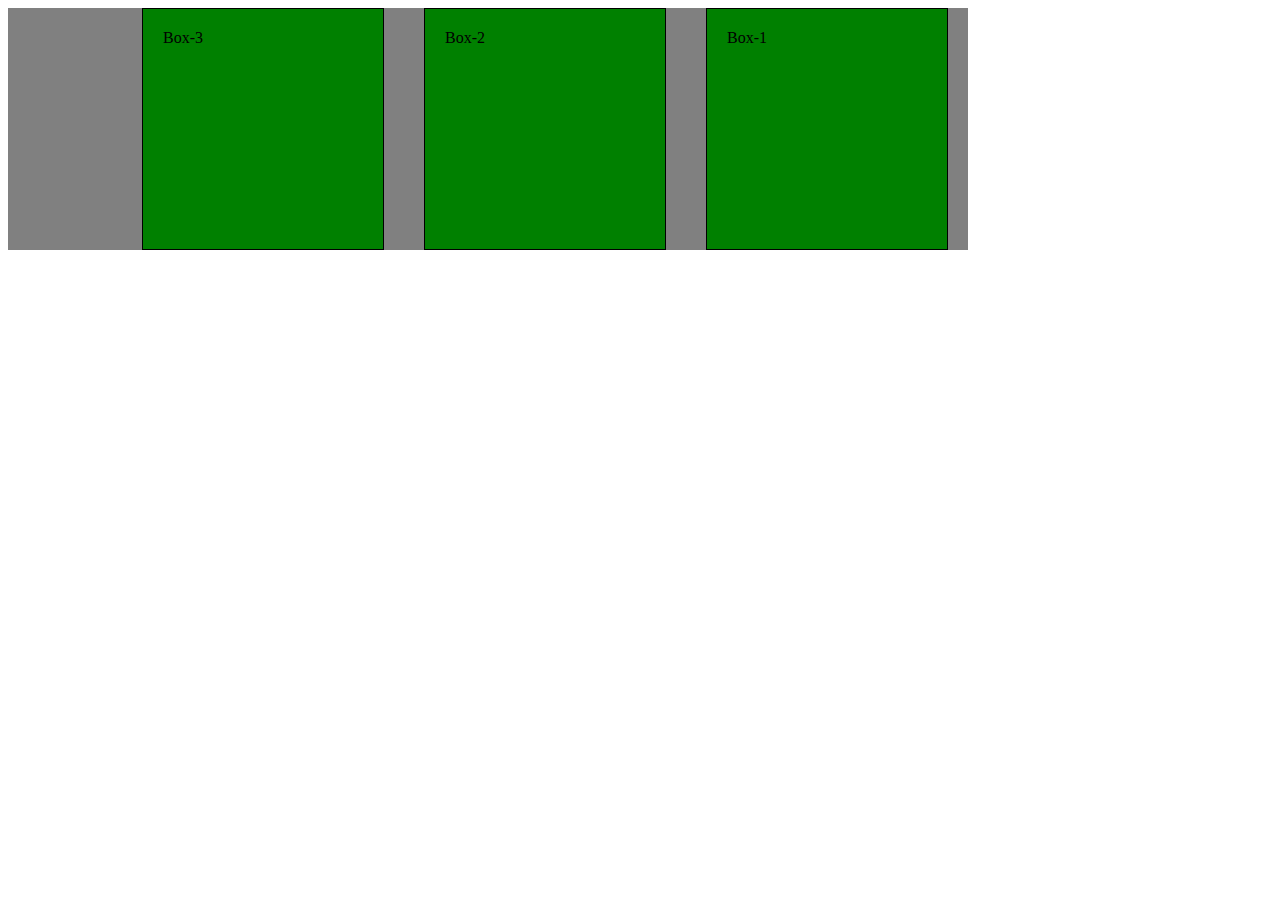
<file: CSS/layouts/layouts.html>
<!DOCTYPE HTML>
<html lang="en">
<head>
	<meta charset="UTF-8">
	<title>Layouts</title>
	<meta name="description" content="A really cool site!">
	<link rel="stylesheet" type="text/css" href="css_3.css">
</head>
<body>
	<div id="container">
		<div id="box-1">Box-1
		</div>
		<div id="box-2">Box-2
		</div>
		<div id="box-3">Box-3
		</div>
		<div class="clear">
		</div>
	</div>
</body>
</html>
</file>
<file: CSS/box_model/style.css>
#box-1{
    height: 50%;
    width: 50%;
    margin-top: 65px;
    margin-bottom: 5px;
    margin-right: 150px;
    margin-left: 80px;
  }
  #box-2{
    height: 50%;
    width: 50%;
    margin-top: 15px;
    margin-bottom: 8px;
    margin-right: 150px;
    margin-left: 83px;
  }
  #box-3{
    height: 50%;
    width: 50%;
    margin-top: 15px;
    margin-bottom: 100px;
    margin-right: 150px;
    margin-left: 80px;
  }

  #search{
    height: 27px;
    width: 130px;
    border: 2px solid #50b4b6;
    border-radius:  50px 50px;
    color:#2aa5a7;
    background-color: rgb(247, 247, 241);
    font-family: "Lucida Console", "Courier New", monospace;
    font-size: 12px;
    
  }
  #plus{
    height: 35px;
    width: 35px;
    border: hidden;
    border-radius: 50%;
    color:  #f5fdfc;
    background-color:#00d1b2;
    font-family: "Lucida Console", "Courier New", monospace;
    font-size: 19px;
  }
  #account{
    height: 32px;
    width: 160px;
    border: 2px solid black;
    box-shadow: 3px 3px black;
    color: #f5fdfc;
    background-color: #2b78e4;
    font-size: 15px;
  }
</file>
<file: CSS/flex-navbar/style.css>
*{
    font-family: 'Roboto', sans-serif;
    color: rgb(217, 222, 226);
}
.nav{
    width: 750px;
    height: 45px;
    margin-top: 20px;
    background-color: #474646;
    display: flex;
    align-items: center;
    justify-content: space-between;
    padding: 0 20px;
}
.nav-links{
    width: 400px;
    display: flex;
    align-items: center;
    justify-content:space-between;
    list-style-type:none;    
}
.nav a {
    text-decoration: none;
}
.active{
   font-size: 18px ;
   
}
.btn{
    background-color:#17A2B8;
    border: 2px solid black;
    box-shadow: 2px 2px black;
}
</file>
<file: CSS/flex_cols/style.css>
.row{
    display: flex;
}
.col, .col-2, .col-3{
    width: 100px;
    height: 50px;
    flex: 1;
    background-color: aquamarine;
    margin-left: 20px;
    margin-bottom: 40px;
}
.col-2{
 flex: 2;
}
.col-3{
 flex:3;
}
</file>
<file: CSS/img_octodex/style.css>
.container{
    height: 860px; ;
    width: 760px;
    background-color: #e4e4ff;
    margin: 0% auto;
    padding: 20px;
}
h1{
    font-size: 50px;
    color: #566293;
    text-align: center;
}
h3{
    text-align: center;
    
}
img{
    height:200px ;
    width: 200px; ;
}
.col{
    height: 220px ;
    width: 760px;
    background-color: rgb(231, 219, 219);
    margin-bottom: 20px;
}
#row1{
    background-color: #5ccafb;
    display: flex;
    align-items: center;
    justify-content: space-around;
}
#row2{
    background-color:#d4adb0;
    display: flex;
    align-items: center;
    justify-content: space-evenly;   
}
#row3{
    background-color: white ;
    display: flex;
    align-items: center;  
    justify-content: space-around;  
}
</file>
<file: CSS/position/style.css>
* {
    margin: 0;
    padding: 0;
    font-family: sans-serif;
  }
  .container {
    width: 800px;
    margin: 0 auto;
    padding: 20px;
    box-shadow: 4px 4px 4px grey;
  }
  h1 {
    font-size: 50px;
    padding-bottom: 10px;
    margin-bottom: 20px;
    border-bottom: 1px solid #ccc;
  }
  p {
    margin: 20px 0;
    font-size: 1.1rem;
  }
  #message {
    width: inherit;
    border: 1px solid #eee;
    border-radius: 10px;
    background-color: #fff;
    box-shadow: 4px 4px 4px grey;
    /* change the position properties here */
    position: fixed; 
    bottom: 80px;
  }
  #message * {
    margin: 10px;
    * {
  margin: 0;
  padding: 0;
  font-family: sans-serif;
}
.container {
  width: 800px;
  margin: 0 auto;
  padding: 20px;
  box-shadow: 4px 4px 4px grey;
}
h1 {
  font-size: 50px;
  padding-bottom: 10px;
  margin-bottom: 20px;
  border-bottom: 1px solid #ccc;
}
p {
  margin: 20px 0;
  font-size: 1.1rem;
}
#message {
  width: inherit;
  border: 1px solid #eee;
  border-radius: 10px;
  background-color: #fff;
  box-shadow: 4px 4px 4px grey;
  /* change the position properties here */
  position: sticky; 
  bottom: 80px;
}
#message * {
  margin: 10px;
}
#message .header {
  margin: 0px;
  background-color: #ddd;
  padding: 10px;
  font-weight: 900;
  display: flex;
  justify-content: space-between;
}
#message button {
  height: 30px;
  width: 80px;
}


  }
  #message .header {
    margin: 0px;
    background-color: #ddd;
    padding: 10px;
    font-weight: 900;
    display: flex;
    justify-content: space-between;
  }
  #message button {
    height: 30px;
    width: 80px;
  }
</file>
<file: CSS/Text-styling/style.css>
h1 {
color :white;
background-color :black;
text-align :left;
text-decoration :none;
font-style :normal;
}

h2 {
    color :white;
    background-color :purple;
    text-align:center;
    text-decoration : none; 
    font-style : italic;
}

h3 {
    color :black;
    background-color :cornflowerblue;
    text-align : end;
    text-decoration : underline;
    font-style :normal;
}
</file>
<file: CSS/User_card/style.css>
*{
    margin: 0;
    padding: 0;
    font-family: 'Roboto', sans-serif;
}

.container{
    margin:40px auto;
    height: 220px;
    width: 500px;
}

.blue{
   height: 25%;
   background-color: #17a2b8;
   padding-left: 25px;
}
.white{    
 border: 2px solid #CDCDCD;
 border-top: 0;
 padding-left: 20px;
 padding-top: 35px;
 padding-bottom: 15px;
}
.circle{
    position: fixed;
    top:65px;
    height: 60px;
    width: 60px;
    background-color: aliceblue;
    border: 2px solid #CDCDCD;
    border-radius: 50%;
}
.user {
    height: 55px;
    position:absolute;
    top: 3px;
    left:3px;
}
.map{
    height: 12px;
}
.gear{
   height: 12px;
   color: #085394;
}
p{
    margin:10px 0;
    font-size: 14px;
}
.bunch-1{
   width: 60px;
   display:flex;
   align-items: center;
   justify-content:space-between ;
}

.bunch-2{
 width: 80px;
 display: flex;
 align-items: center;
 justify-content:space-between ;
 margin-right: 10px;
}

a{
    color : #20649E;
    font-size: 13px;
}
h2{
    margin-bottom: 4px;
}
</file>
<file: JavaScript/profile_page/style.css>
* {
    margin: 0;
    padding: 0;
}

body {
    font-family: 'Roboto', sans-serif;
    background-color: #f3f3f3;
}

.top {
    background-color: #333333;
}

.nav {
    width: 1080px;
    margin: 0 auto;
    color: #ffffff;
    height: 80px;
    display: flex;
    align-items: center;
    justify-content: space-between;
}

.nav-links {
    width: 50%;
    display: flex;
    align-items: center;
    list-style-type: none;
    justify-content: space-around;
}

.nav a {
    color: #ffffff;
    text-decoration: none;
}

.nav-title {
    margin-left: 20px;
}

.btn {
    height: 35px;
    width: 100px;
    background-color: #17a2b8;
    color: #ffffff;
    border: none;
    font-size: 16px;
    box-shadow: 5px 5px #000000;
}

.container {
    width: 1080px;
    margin: 0 auto;
}

.row {
    display: flex;
}

.col, .col-2 {
    margin: 10px;
    padding: 10px;
    flex: 1;
}

.col-2 {
    flex: 2;
}

.user-card, .card {
    width: 100%;
    background-color: #fff;
    border: 2px solid #999;
    margin-bottom: 20px;
    border-radius: 5px;
    font-size: 1.2rem;
    overflow: hidden;
}

.card-header {
    background-color: #17a2b8;
    height: 125px;
    margin-bottom: 70px;
}

.card-body {
    padding: 20px;
}

.card-body h1, 
.card-body h2,
.card-body h3,
.card-body p {
    margin: 20px 0px;
}

.avatar-m {
    border-radius: 50%;
    background-color: #fff;
    height: 190px;
    padding: 5px;
    margin-top: 20px;
    margin-left: 20px;
}

.icon-s {
    height: 20px;
}

a {
    color: #3a81e6;
}

.header {
    background-color: #333333;
    padding: 20px;
    color: #ffffff;
    font-size: 24px;
    display: flex;
    align-items: center;
}

.avatar-s {
    border-radius: 50%;
    height: 48px;
    margin-right: 10px;
}

.user-line {
    display: flex;
    justify-content: space-between;
    margin: 20px;
}

.start, .end {
    display: flex;
    align-items: center;
    font-size: 24px;
}

.dates {
    font-size: 20px;
    color: #777;
}

.footer {
    padding: 20px;
    border-top: 2px solid #999;
}

.connections {
    background-color: #eee;
    color: #333;
    font-size: 20px;
    border-radius: 12px;
    height: 24px;
    padding: 0 10px;
    margin-right: 10px;
}
</file>
<file: CSS/layouts/css_3.css>
#container{
	background-color: grey;
	width:960px;
	/*overflow: hidden;
	height: auto;*/
}
#box-1, #box-2, #box-3{
	background-color: green;
	height: 200px;
	width: 200px;
	border: 1px solid black;
	margin: 0 20px;
	padding: 20px;
}
#box-1, #box-2, #box-3{
	float:right;
}
.clear{
	clear: both;
}
</file>
<file: CSS/flex-our-blocks/style.css>
/*CSS Reset*/
*{
    margin: 0;
    padding: 0;
}
.container{
    width: 850px;
    height: 500px;
    background-color: silver;
    margin: 0 auto;
    padding: 20px;
}
.top-nav {
    height: 120px;
    background-color: green;
}
.side-nav {
    height: 290px;
    width: 200px;
    background-color: blue;
}
.main {
    height: 360px;
    width: 700px;
    background-color: red; 
    padding:0 20px ;
}
.sub-content {
    height: 200px;
    width: 200px;
    background-color: yellow;
}
#advertisement {
    height: 100px;
    width: 640px;
    background-color: purple;
}
.row {
    /* TODO - what should go here? */
    display : flex;
    padding: 20px 0;
    gap: 20px;
}
</file>
<file: CSS/profile_page/style.css>
/*CSS Reset*/
*{
    margin: 0;
    padding: 0;
    font-family: 'Roboto', sans-serif;
    font-size: 1rem;
}
.nav{
    height: 45px;
    background-color: #474646;
    padding: 0 265px;
    display: flex;
    align-items: center;
    justify-content:space-between;
}
.link{
    height: 400px;
    display: flex;
    align-items: center;
    justify-content:space-between;

}
.nav-links{
    width: 300px;
    display: flex;
    align-items: center;
    justify-content:space-evenly;
    list-style-type:none;    
}
.nav-title{
    font-size: 25px;
    color: white;
}
.nav a {
    text-decoration: none;
    color: white;
}
.active{
   font-weight: bold ;
   
}
.btn{
    height: 25px;
    width: 90px;
    background-color:#17A2B8;
    border: 2px solid black;
    box-shadow: 2px 2px black;
    color: white;
    font-weight: bold;
}
.body{
    height: 500px;
    display: flex;
    justify-content: center;
    vertical-align: top;
}
.block_1{
height: 400px;
width: 550px;
margin-left: 100px;
}
.block_2{
    height:440px;
    width: 300px; 
}
.card{
    height: 320px;
    width: 650px;
    padding-top: 30px;

}
.blue{
    height: 55px;
    width: 500px;
    background-color: #17a2b8;
    border-radius: 3px;
    padding-left: 20px;
    padding-top: 30px;
 }
 .white{ 
    height: 150px;   
    width: 497px;  
    border: 2px solid #CDCDCD;
    border-top: 0;
    padding-top: 40px;
    padding-left: 20px;

 }
 .circle_card{
     height: 78px;
     width: 78px;
     margin-top: 15px;
     background-color: aliceblue;
     border: 2px solid #CDCDCD;
     border-radius: 50%;
 }
 .img_card {
     height: 75px;
     border-radius: 50%;
     margin-left: 2px;
     margin-top: 1px;
 }
 .map{
     height: 12px;
 }
 .gear{
    height: 12px;
    color: #085394;
 }
 p{
     margin:10px 0;
     font-size: 14px;
 }
 .bunch-1{
    width: 60px;
    display:flex;
    align-items: center;
    justify-content:space-between ;
 }
 
 .bunch-2{
  width: 80px;
  display: flex;
  align-items: center;
  justify-content:space-between ;
  margin-right: 10px;
 }
 
 a{
     color : #20649E;
     font-size: 13px;
     font-weight: 600;
 }
 h1{
    font-size: 25px;
     margin-bottom: 4px;
 }

.education{
    height: 120px;
    width: 520px;
    margin-top: 20px;
}
.education_header{
   height: 30px ;
   background-color: #333333;
   border-radius: 3px;
   padding: 10px 0 0 20px;
}
.education_body{
    padding-top: 10px;
    padding-left: 20px;
    border: 2px solid #999;
    border-bottom: 0;
}
.education_body h4,
.education_body h5,
.education_body p{
    margin: 5px 0;
}
h5{
    color: #8F8F8F;
}
.title{
    font-weight: normal;
    color: whitesmoke;
}
.connection{
    height: 150px;
    width: 220px;
}
.block_2 #cnx_request{
    margin-top: 30px;
    margin-bottom: 20px;
}

.connection_header{
    height: 30px;
    background-color: #333333;
    border-radius: 3px;
    padding: 5px 0 5px 5px;
    display: flex;
    align-items: center;
    justify-content: space-evenly;
}
.connection_body{
    height: 90px;
    padding-top: 15px;
    padding-left: 10px;
    padding-right: 10px;
    border: 2px solid #999;
}
.connection #colleague{
    height: 200px;
    
}
.circle{
    height:25px;
    width: 25px;
    background-color: #999;
    border-radius: 50%;
 }
.circle h6{
    font-size: 0.9rem;
    font-weight: normal;
    margin-top: 4px;
    margin-left: 8px;
    
} 
.connection_header #c2 h6{
    margin-left: 5px;
}
.connection_header #c2{
  width: 40px;
}
.footer{
    height: 25px;
    border: 2px solid #999;
    border-top: 0;
 }
.img{
    height: 35px;
    border-radius: 50%;
}
.icon{
    height: 25px;
}
.person{
    display: flex;
    align-items: center;
    justify-content: space-between;

}
.friend{
    display: flex;
    align-items: center;
    justify-content: flex-start;
    margin-bottom: 10px;
}
h6{
    margin-left: 10px;
}
.footer a{
    margin-left:10px;
}
</file>
<file: JavaScript/Button clicker/style.css>
/*CSS Reset*/
*{
    margin: 0;
    padding: 0;
    font-family: 'Roboto', sans-serif;
}
.nav{
        width: 750px;
        height: 70px;
        margin: 0 auto;
        background-color: #cccccc;
        border-radius: 2px;
        display: flex;
        align-items: center;
        justify-content: space-around;


}
.search-container{
    width: 250px;
    height: 26px;
    border: 2px solid black;
    border-radius: 3px;
}
.body{
    width: 750px;
    margin: 0 auto;
    font-size: 20px;
}
.row{
    display: flex;
}
.col, .col-2{
    width: 100px;
    height: 450px;
    flex: 1;
    margin-bottom: 40px;
}
.col-2{
 flex: 2;
}
.box, .box-1{
    width: 470px;
    height: 190px;
    border: 2px solid black;
    margin-top: 25px;
    border-radius: 3px;

}
.box{
    display: flex;
    align-items: center;
    justify-content: space-between;
}
.box-1{
    width: 215px; 
    height: 120px;
    padding: 15px;
}
.btn {
    height: 28px;
    width: 70px;
    color: white;
    background-color:#2b78e4;
    border: 2px solid black;
    box-shadow: 2px 2px black;
    border-radius: 2px;
} 
.btn-1 {
    height: 30px;
    width: 100px;
    background-color:#ffd966;
    border: 2px solid black;
    box-shadow: 2px 2px black;
    border-radius: 2px;
}
.btn-2 {
    height: 35px;
    width: 170px;
    background-color:#93c47d;
    border: 2px solid black;
    box-shadow: 2px 2px black;
    border-radius: 2px;
    margin-top: 20px;
    font-size: 15px;

}    
.like{
    width: 130px;
    height: 170px;
    text-align: center;
}
.like p{
    margin-bottom: 7px;
}
.note{
   width: 250px; 
   flex:2;
   margin-left:50px;
}
.box-1 p{
    text-align: start;
    font-size: 25px;
}
</file>
<file: JavaScript/querySelecter_Likes/Part1/style.css>
/*CSS Reset*/
* {
    margin: 0;
    padding: 0;
    box-sizing: border-box;
    font-family: 'Roboto', sans-serif;
  }
      
  /* Fixed width container class that will "auto-center" itself */
.container {
    width: 1200px;
    margin: 0 auto;
    
}
.box {
    width: 720px;
    height: 220px;
    margin-top: 40px;
    border: 3px solid black;
    border-radius: 3px;
    padding: 20px;

}
.row1 {
    display: flex;
    align-items: center;
    justify-content: space-between;
}
.row2 p {
  margin-top: 40px;
}
.like {
    width: 270px;
    display: flex;
    align-items: center;
    justify-content: space-between;
}
.btn{
    width: 110px;
    height: 57px;
    background-color:#ffd966;
    border: 3px solid black;
    box-shadow: 3px 3px black;
  }  
  p, .btn {
    font-size: 35px;  
}
h1{
  font-size: 40px;
}
</file>
<file: JavaScript/querySelecter_Likes/Part2/style.css>
/*CSS Reset*/
* {
    margin: 0;
    padding: 0;
    box-sizing: border-box;
    font-family: 'Roboto', sans-serif;
  }
      
  /* Fixed width container class that will "auto-center" itself */
.container {
    width: 1000px;
    margin: 0 auto;
    
}
.header {
    width: 1000px;
    height: 55px;
    background-color: black;
    color: white; 
    padding: 4px  20px;
}
.feed {
    text-align: center;
}

.body {
    display : flex;
    align-items: start;
    justify-content: space-between;
}
.col {
    width: 220px;
    height: 300px;
    border: 3px solid black;
    border-radius: 3px;
    padding: 30px 0;
}
.avatar{
    display: flex;
    flex-direction: column;
    align-items: center;
    gap: 30px;
}
.col-2{
    display: flex;
    flex-direction: column;
    align-items: center;
    gap: 15px;

}
.box {
    width: 720px;
    height: 195px;
    border: 3px solid black;
    border-radius: 3px;
    padding: 25px;

}
.row1 {
    display: flex;
    align-items: center;
    justify-content: space-between;
}
.row2 p {
  margin-top: 20px;
}
.like {
    width: 270px;
    display: flex;
    align-items: center;
    justify-content: space-between;
}
.btn{
    width: 110px;
    height: 57px;
    background-color:#ffd966;
    border: 3px solid black;
    box-shadow: 4px 4px black;
  }  
.row2 a, p, .btn {
    font-size: 30px;  
}
a {
    font-size: 25px;
    color: #085394;
}
h1{
    font-size: 40px;
}
h2{
    font-size: 35px;
}
</file>
